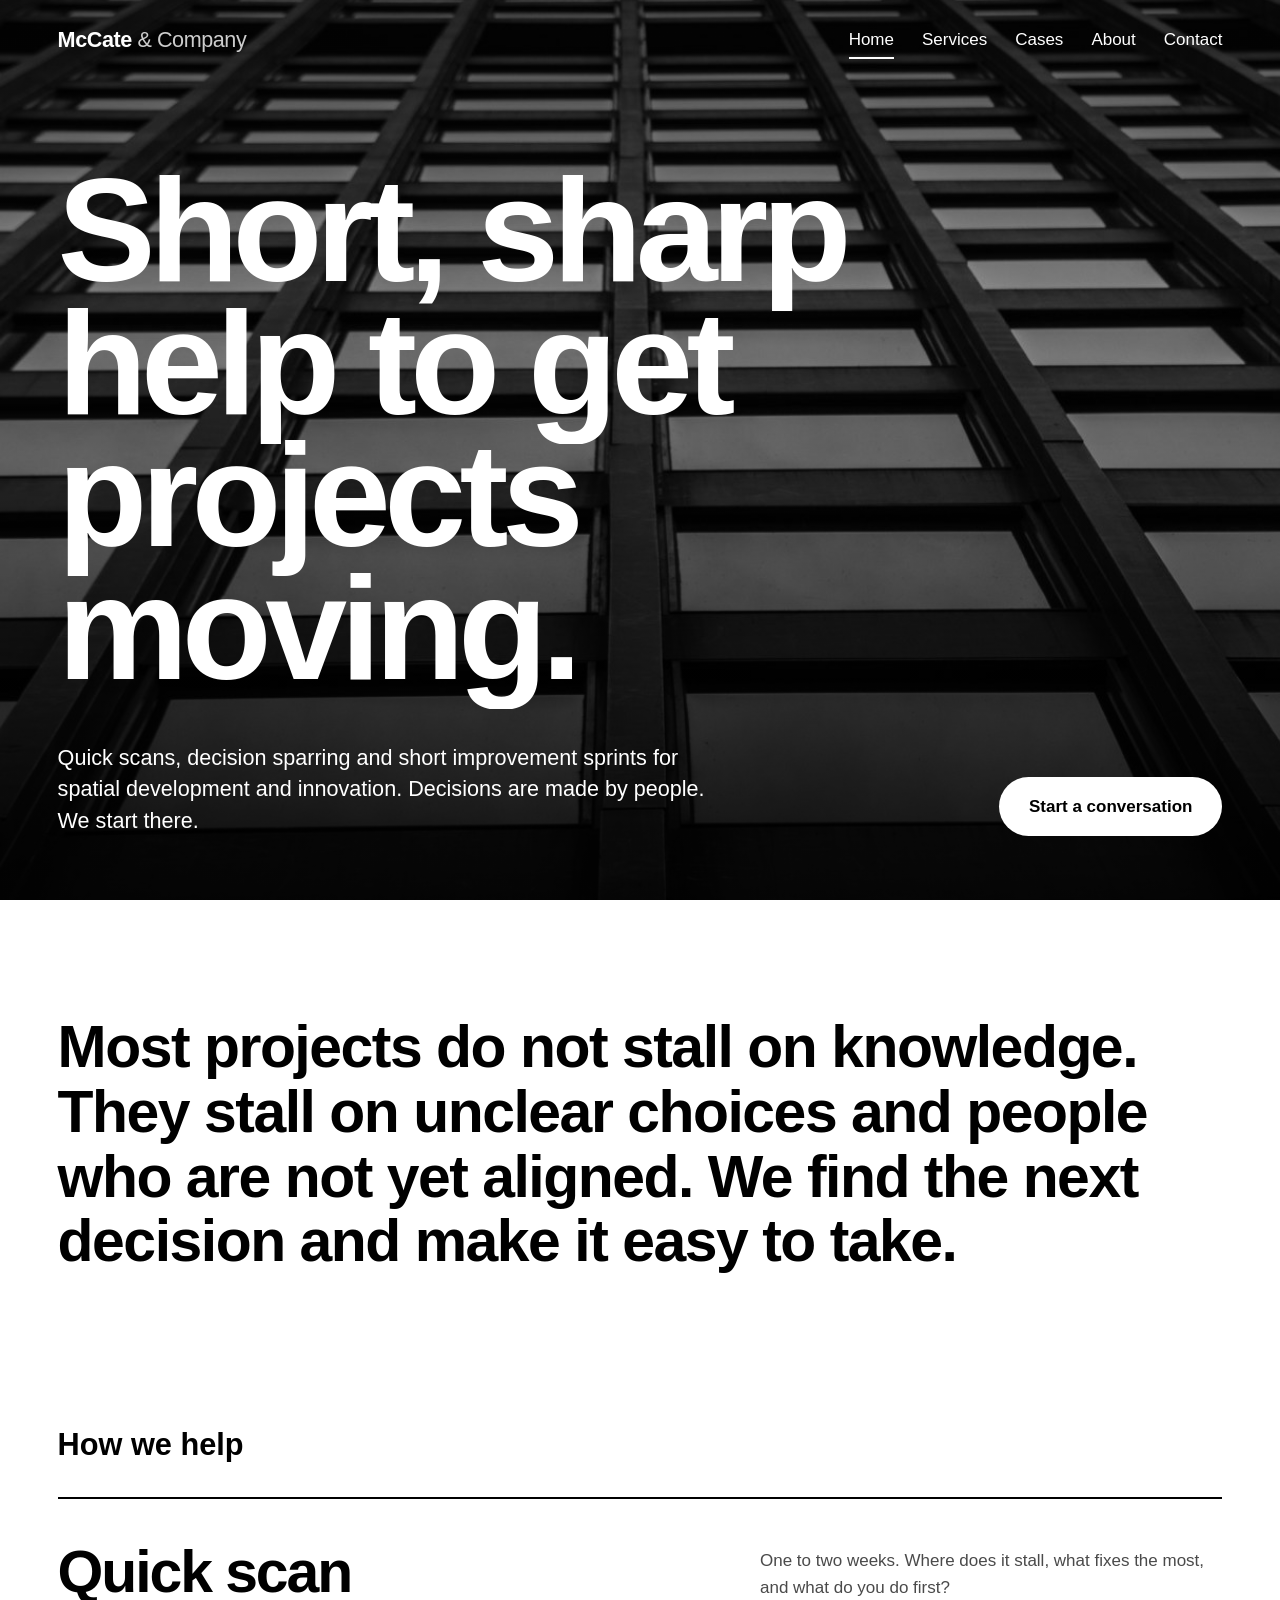
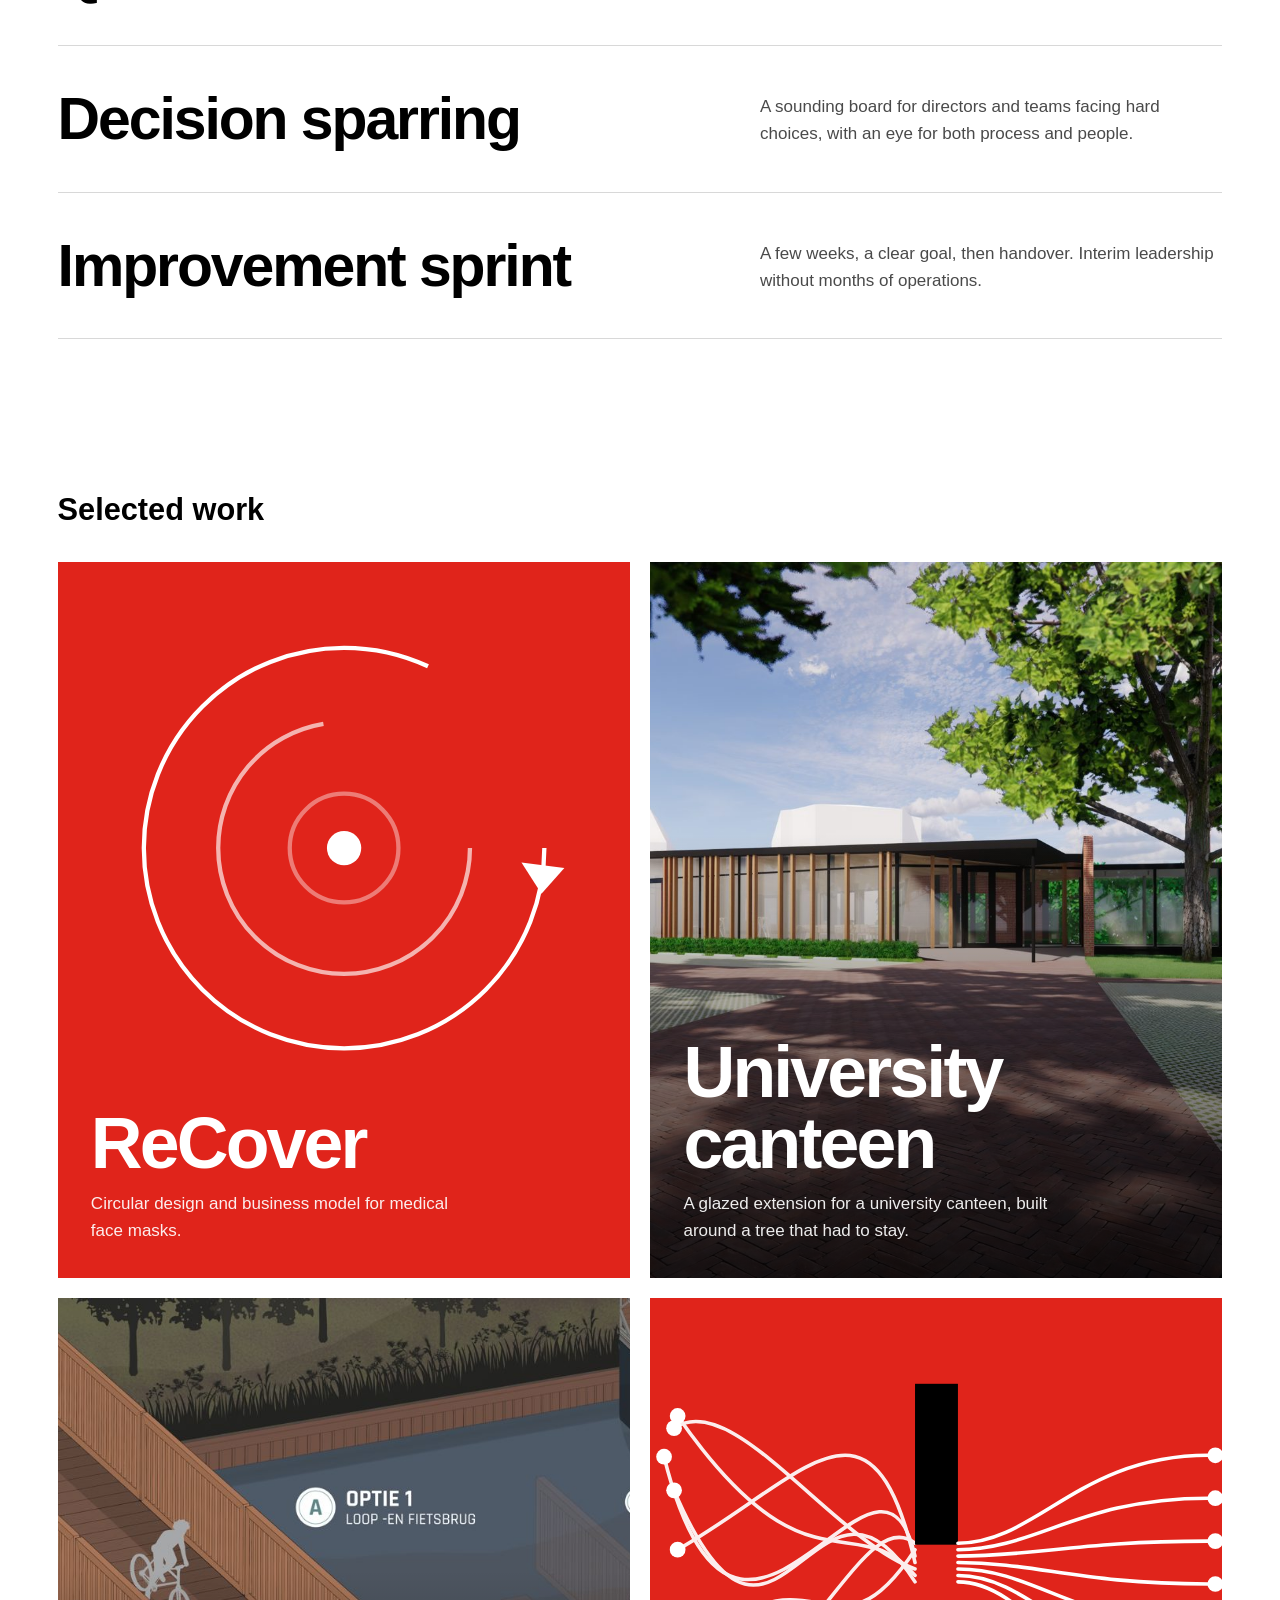
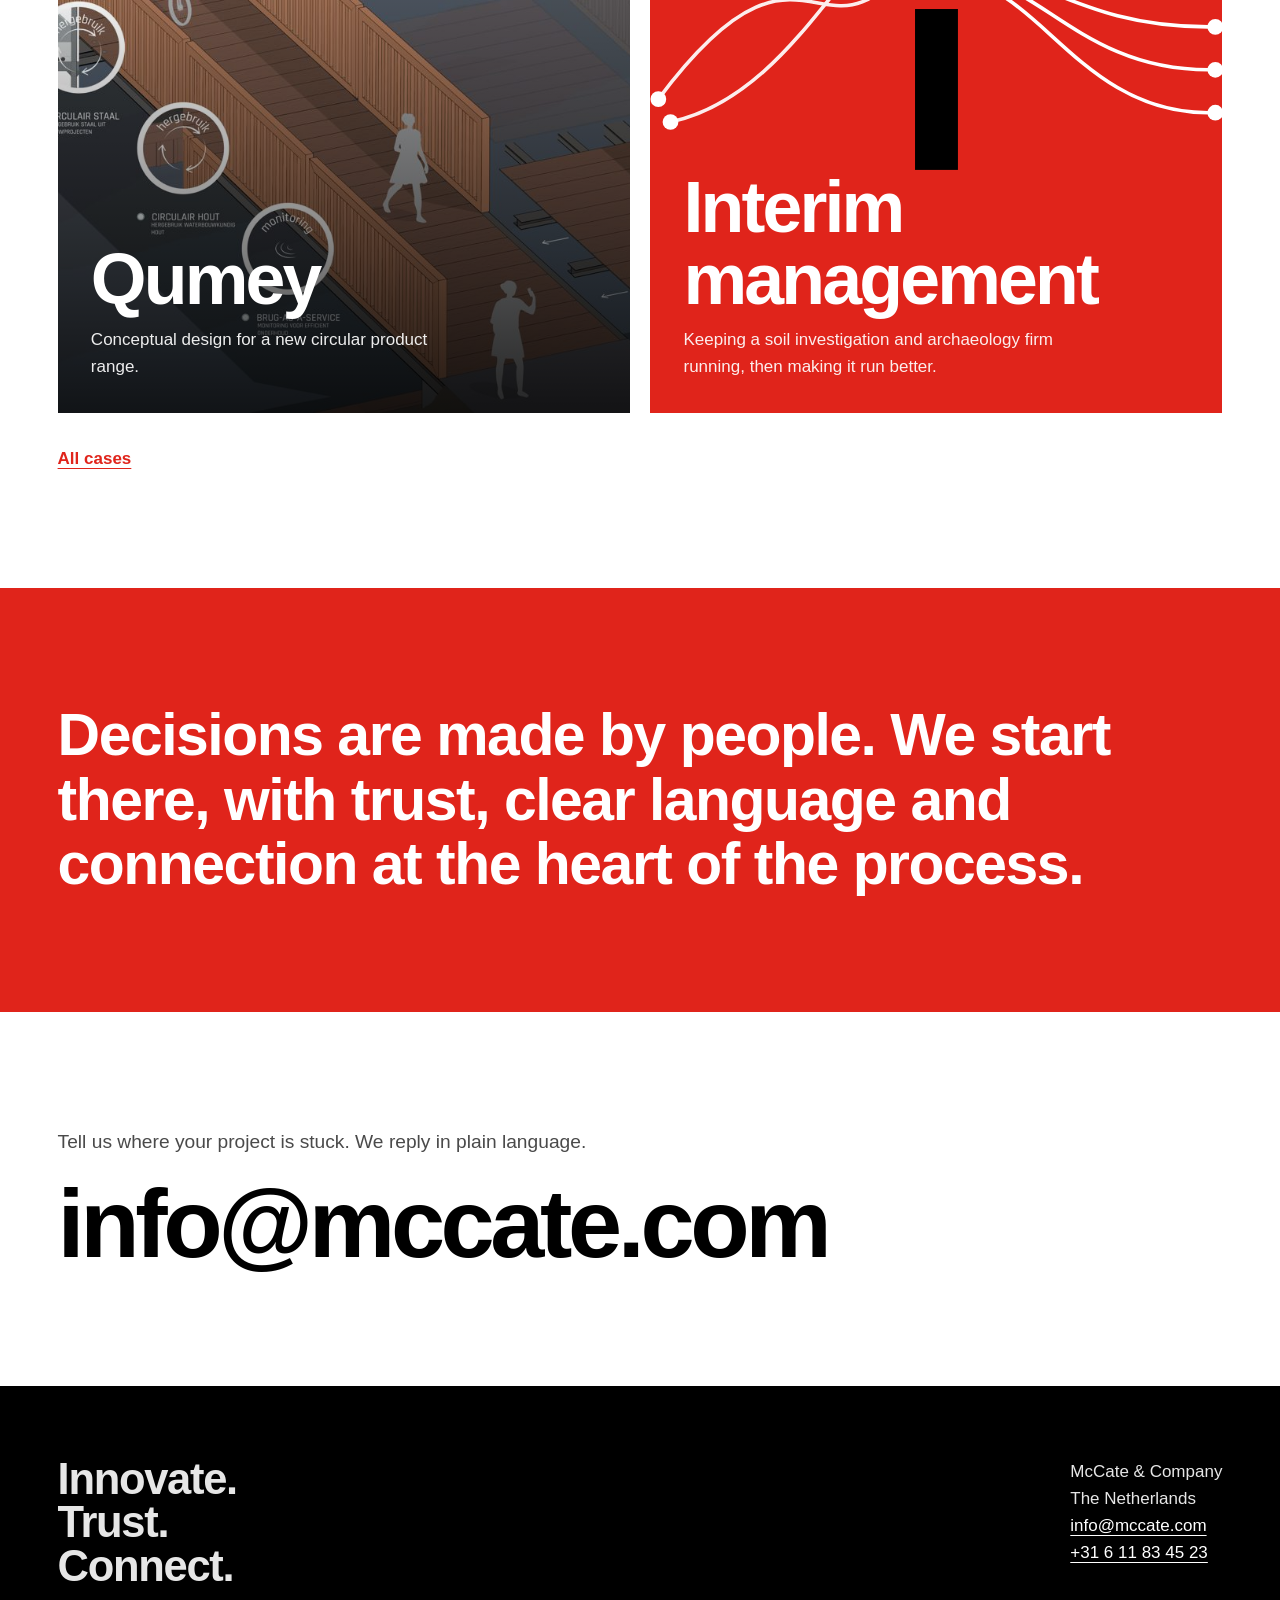
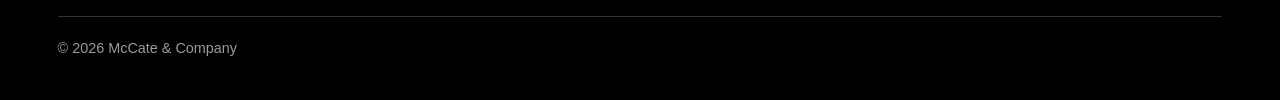
<file: dist-preview/index.html>
<!doctype html>
<html lang="en">
<head>
  <meta charset="utf-8">
  <meta name="viewport" content="width=device-width, initial-scale=1">
  <title>Short, Sharp Help for Complex Projects | McCate &amp; Company</title>
  <meta name="description" content="Quick scans, decision sparring and short improvement sprints for spatial development and innovation projects. People at the center. Netherlands and Sweden.">
  <link rel="canonical" href="https://www.mccate.com/">
  <link rel="alternate" hreflang="en" href="https://www.mccate.com/">
  <link rel="alternate" hreflang="x-default" href="https://www.mccate.com/">
  <meta property="og:type" content="website">
  <meta property="og:site_name" content="McCate &amp; Company">
  <meta property="og:title" content="Short, Sharp Help for Complex Projects | McCate &amp; Company">
  <meta property="og:description" content="Quick scans, decision sparring and short improvement sprints for spatial development and innovation projects. People at the center. Netherlands and Sweden.">
  <meta property="og:url" content="https://www.mccate.com/">
  <meta name="twitter:card" content="summary_large_image">
  <link rel="stylesheet" href="style.css">
  <script type="application/ld+json">{"@context":"https://schema.org","@type":"ProfessionalService","name":"McCate & Company","url":"https://www.mccate.com/","description":"Quick scans, decision sparring and short improvement sprints for spatial development and innovation projects. People at the center. Netherlands and Sweden.","founder":{"@type":"Person","name":"Friso Kater"},"areaServed":["NL","SE"],"telephone":"+31611834523","email":"info@mccate.com"}</script>
</head>
<body>
  <a class="skip" href="#main">Skip to content</a>
  <header class="hdr">
    <div class="wrap">
      <a class="brand" href="index.html">McCate <span>&amp; Company</span></a>
      <nav class="nav" aria-label="Main">
        <a href="index.html" aria-current="page">Home</a>
        <a href="services/index.html">Services</a>
        <a href="cases/index.html">Cases</a>
        <a href="about/index.html">About</a>
        <a href="contact/index.html">Contact</a>
        
      </nav>
    </div>
  </header>

  <main id="main">
    <div class="cover">
      <img src="images/7bf13e1e5ae245c4bd6f133e99ca826f.jpg" alt="" fetchpriority="high">
      <div class="wrap">
        <h1>
          <span class="line"><span style="--i:0">Short, sharp</span></span>
          <span class="line"><span style="--i:1">help to get</span></span>
          <span class="line"><span style="--i:2">projects</span></span>
          <span class="line"><span style="--i:3">moving.</span></span>
        </h1>
        <div class="cover-foot">
          <p>Quick scans, decision sparring and short improvement sprints for spatial development and innovation. Decisions are made by people. We start there.</p>
          <a class="btn" href="contact/index.html">Start a conversation</a>
        </div>
      </div>
    </div>

    <section>
      <div class="wrap">
        <p class="statement">Most projects do not stall on knowledge. They stall on unclear choices and people who are not yet aligned. We find the next decision and make it easy to take.</p>
      </div>
    </section>

    <section style="padding-top:0">
      <div class="wrap">
        <p class="kicker">How we help</p>
        <div class="index">
          <a class="index-row" href="services/index.html#quick-scan">
            <h3>Quick scan</h3>
            <p>One to two weeks. Where does it stall, what fixes the most, and what do you do first?</p>
          </a>
          <a class="index-row" href="services/index.html#sparring">
            <h3>Decision sparring</h3>
            <p>A sounding board for directors and teams facing hard choices, with an eye for both process and people.</p>
          </a>
          <a class="index-row" href="services/index.html#sprint">
            <h3>Improvement sprint</h3>
            <p>A few weeks, a clear goal, then handover. Interim leadership without months of operations.</p>
          </a>
        </div>
      </div>
    </section>

    <section style="padding-top:0">
      <div class="wrap">
        <p class="kicker">Selected work</p>
        <div class="tiles">
          <a class="tile" href="cases/index.html#recover" style="background:#e0241b">
            <svg viewBox="0 0 400 500" preserveAspectRatio="xMidYMid slice" aria-hidden="true"><g fill="none" stroke="#fff" stroke-width="3"><circle cx="200" cy="200" r="140" stroke-dasharray="720 160"/><circle cx="200" cy="200" r="88" stroke-dasharray="400 153" stroke-opacity=".65"/><circle cx="200" cy="200" r="38" stroke-opacity=".4"/></g><circle cx="200" cy="200" r="12" fill="#fff"/><path d="M338 232 l-14 -22 l30 4z" fill="#fff"/></svg>
            <div class="cap">
              <h3>ReCover</h3>
              <p>Circular design and business model for medical face masks.</p>
            </div>
          </a>
          <a class="tile" href="cases/index.html#canteen" style="background:#000">
            <img src="images/tua-exterior.jpg" alt="Render of the glazed extension at Theologische Universiteit Apeldoorn, with timber fins and a brick chimney" loading="lazy">
            <div class="cap">
              <h3>University canteen</h3>
              <p>A glazed extension for a university canteen, built around a tree that had to stay.</p>
            </div>
          </a>
          <a class="tile" href="cases/index.html#qumey" style="background:#000">
            <img src="images/9c3ad9e4557b4f0d99b94f5e44e3a3c6.jpg" alt="3D artist impression of Qumey's circular product range" loading="lazy">
            <div class="cap">
              <h3>Qumey</h3>
              <p>Conceptual design for a new circular product range.</p>
            </div>
          </a>
          <a class="tile" href="cases/index.html#earth" style="background:#e0241b">
            <img src="images/interim-management.svg" alt="Illustration: tangled lines pass through a gate and come out as clean parallel lines" loading="lazy">
            <div class="cap">
              <h3>Interim management</h3>
              <p>Keeping a soil investigation and archaeology firm running, then making it run better.</p>
            </div>
          </a>
        </div>
        <p class="more"><a href="cases/index.html">All cases</a></p>
      </div>
    </section>

    <section class="mission">
      <div class="wrap">
        <p class="statement">Decisions are made by people. We start there, with trust, clear language and connection at the heart of the process.</p>
      </div>
    </section>

    <section>
      <div class="wrap">
        <p class="cta-sub">Tell us where your project is stuck. We reply in plain language.</p>
        <a class="cta-line" href="mailto:info@mccate.com">info@mccate.com</a>
      </div>
    </section>
  </main>

  <footer class="site-footer">
    <div class="wrap">
      <p class="tagline">Innovate.<br>Trust.<br>Connect.</p>
      <p>McCate &amp; Company<br>The Netherlands<br><a href="mailto:info@mccate.com">info@mccate.com</a><br><a href="tel:+31611834523">+31 6 11 83 45 23</a></p>
      <p class="fine">&copy; 2026 McCate &amp; Company</p>
    </div>
  </footer>
</body>
</html>
</file>
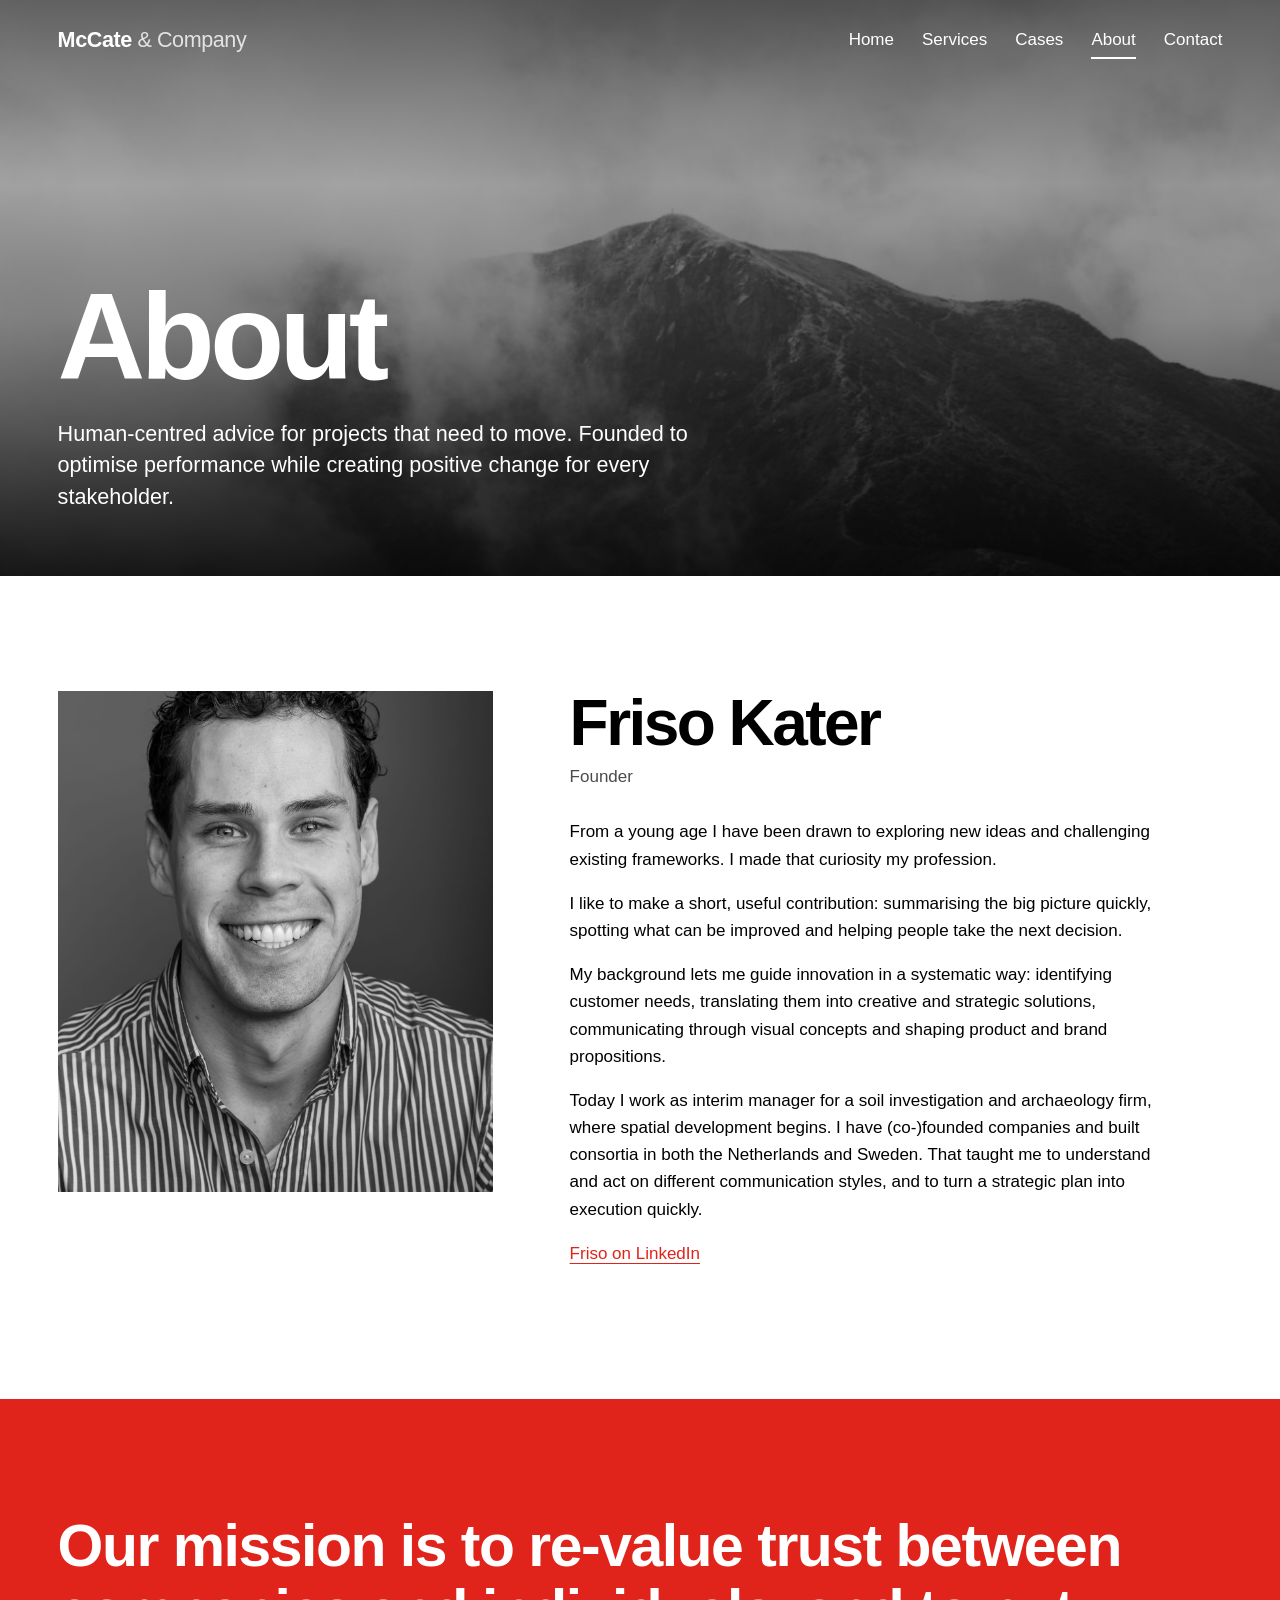
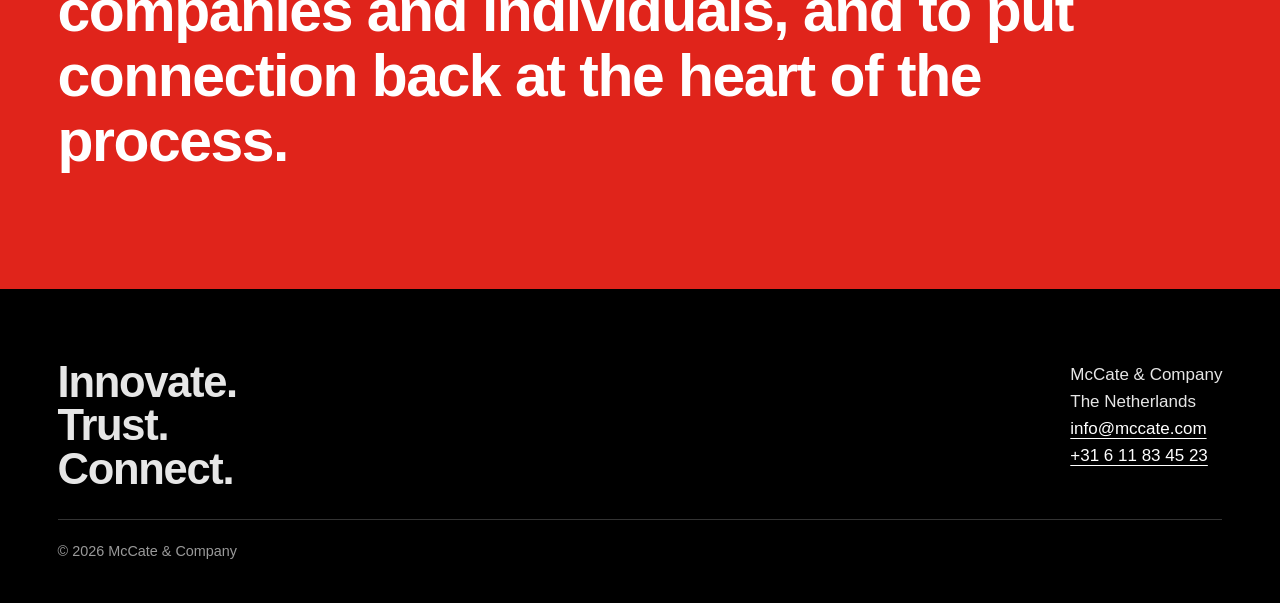
<file: dist-preview/about/index.html>
<!doctype html>
<html lang="en">
<head>
  <meta charset="utf-8">
  <meta name="viewport" content="width=device-width, initial-scale=1">
  <title>About Friso Kater | McCate &amp; Company</title>
  <meta name="description" content="Friso Kater helps complex projects move with short, focused contributions and a people-first approach, in the Netherlands and Sweden.">
  <link rel="canonical" href="https://www.mccate.com/about/">
  <link rel="alternate" hreflang="en" href="https://www.mccate.com/about/">
  <link rel="alternate" hreflang="x-default" href="https://www.mccate.com/about/">
  <meta property="og:type" content="website">
  <meta property="og:site_name" content="McCate &amp; Company">
  <meta property="og:title" content="About Friso Kater | McCate &amp; Company">
  <meta property="og:description" content="Friso Kater helps complex projects move with short, focused contributions and a people-first approach, in the Netherlands and Sweden.">
  <meta property="og:url" content="https://www.mccate.com/about/">
  <meta name="twitter:card" content="summary_large_image">
  <link rel="stylesheet" href="../style.css">
</head>
<body>
  <a class="skip" href="#main">Skip to content</a>
  <header class="hdr">
    <div class="wrap">
      <a class="brand" href="../index.html">McCate <span>&amp; Company</span></a>
      <nav class="nav" aria-label="Main">
        <a href="../index.html">Home</a>
        <a href="../services/index.html">Services</a>
        <a href="../cases/index.html">Cases</a>
        <a href="../about/index.html" aria-current="page">About</a>
        <a href="../contact/index.html">Contact</a>
        
      </nav>
    </div>
  </header>

  <main id="main">
    <div class="band">
      <img src="../images/733fa0ef90c94d70a1a9e25314172fde.jpg" alt="">
      <div class="wrap">
        <h1><span class="line"><span style="--i:0">About</span></span></h1>
        <p class="sub">Human-centred advice for projects that need to move. Founded to optimise performance while creating positive change for every stakeholder.</p>
      </div>
    </div>

    <section>
      <div class="wrap profile">
        <div class="portrait"><img src="../images/ac34cb15b02a42f9a63e840f7a4ec6f5.jpg" alt="Portrait of Friso Kater, founder of McCate &amp; Company" loading="lazy"></div>
        <div>
          <h2>Friso Kater</h2>
          <p class="role">Founder</p>
<p>From a young age I have been drawn to exploring new ideas and challenging existing frameworks. I made that curiosity my profession.</p>
<p>I like to make a short, useful contribution: summarising the big picture quickly, spotting what can be improved and helping people take the next decision.</p>
<p>My background lets me guide innovation in a systematic way: identifying customer needs, translating them into creative and strategic solutions, communicating through visual concepts and shaping product and brand propositions.</p>
<p>Today I work as interim manager for a soil investigation and archaeology firm, where spatial development begins. I have (co-)founded companies and built consortia in both the Netherlands and Sweden. That taught me to understand and act on different communication styles, and to turn a strategic plan into execution quickly.</p>
          <p><a href="https://www.linkedin.com/in/friso-kater-0a3985193/" rel="noopener">Friso on LinkedIn</a></p>
        </div>
      </div>
    </section>

    <section class="mission">
      <div class="wrap">
        <p class="statement">Our mission is to re-value trust between companies and individuals, and to put connection back at the heart of the process.</p>
      </div>
    </section>
  </main>

  <footer class="site-footer">
    <div class="wrap">
      <p class="tagline">Innovate.<br>Trust.<br>Connect.</p>
      <p>McCate &amp; Company<br>The Netherlands<br><a href="mailto:info@mccate.com">info@mccate.com</a><br><a href="tel:+31611834523">+31 6 11 83 45 23</a></p>
      <p class="fine">&copy; 2026 McCate &amp; Company</p>
    </div>
  </footer>
</body>
</html>
</file>
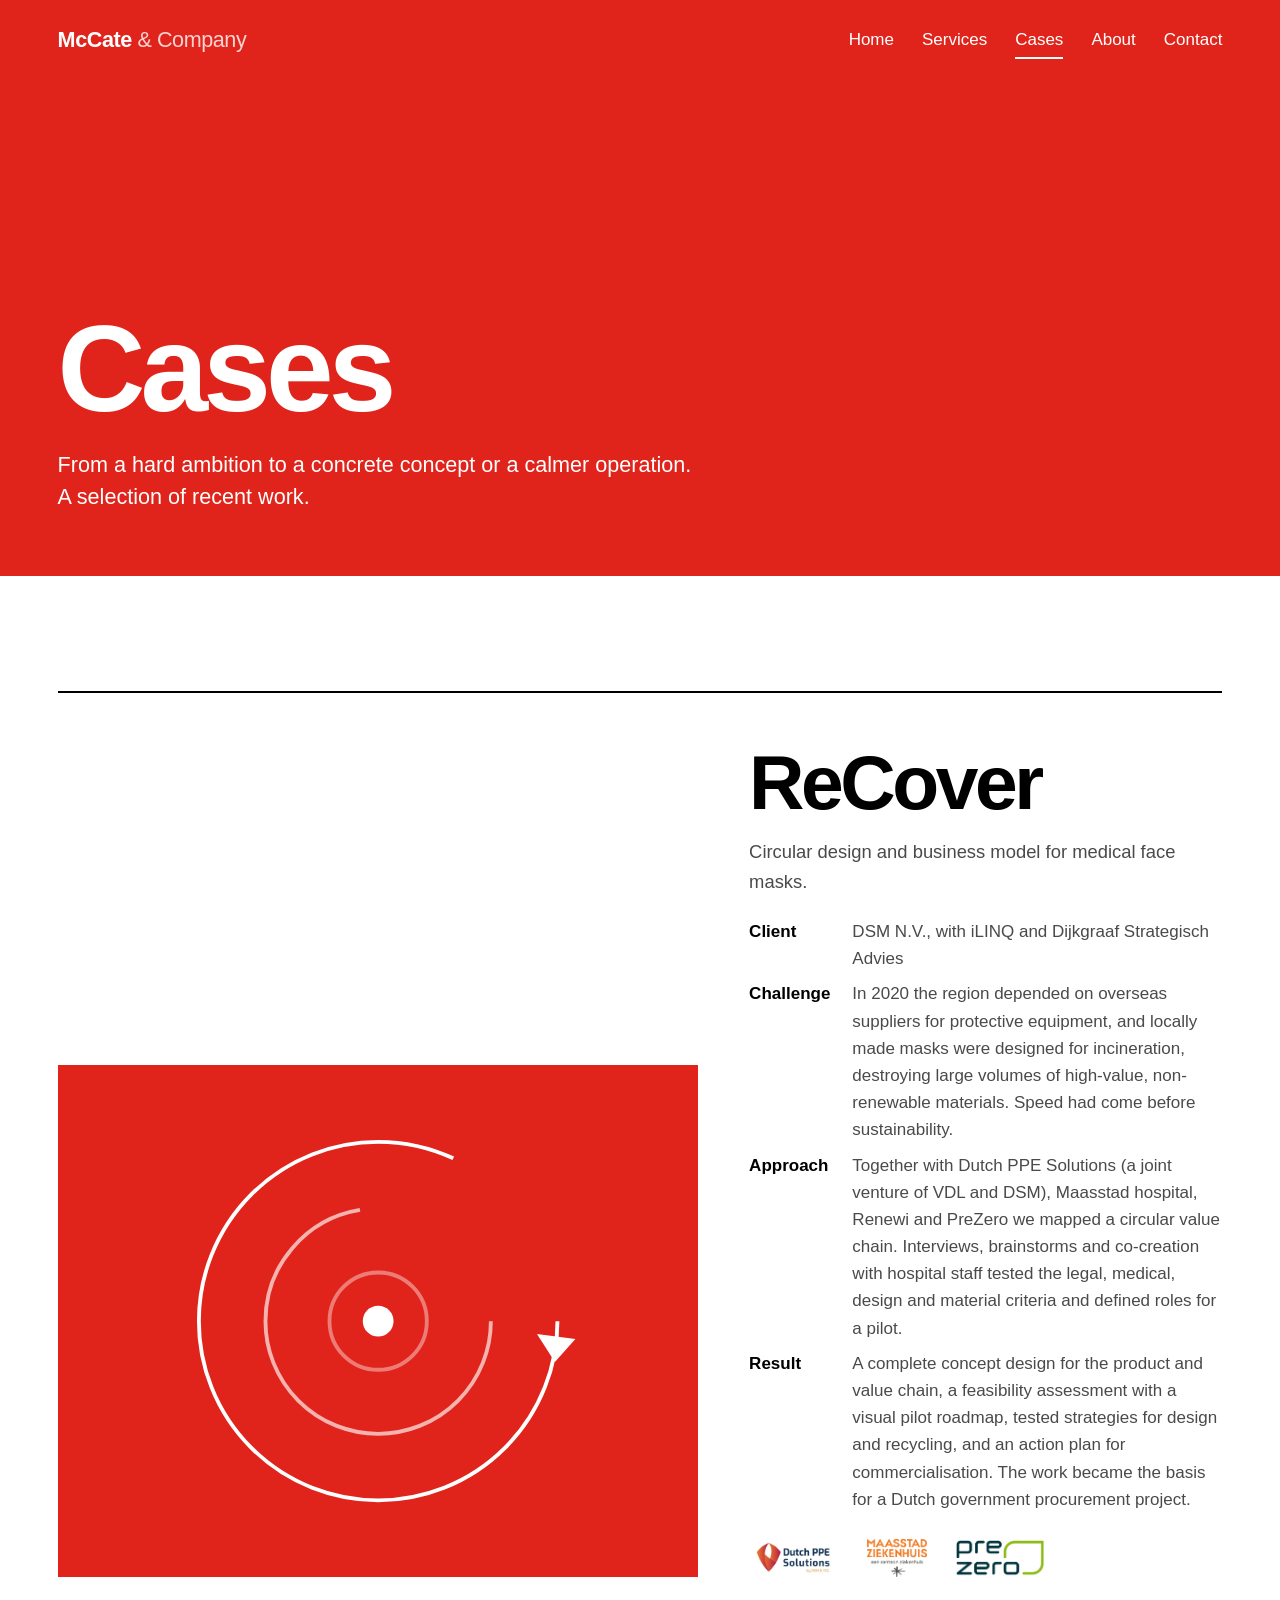
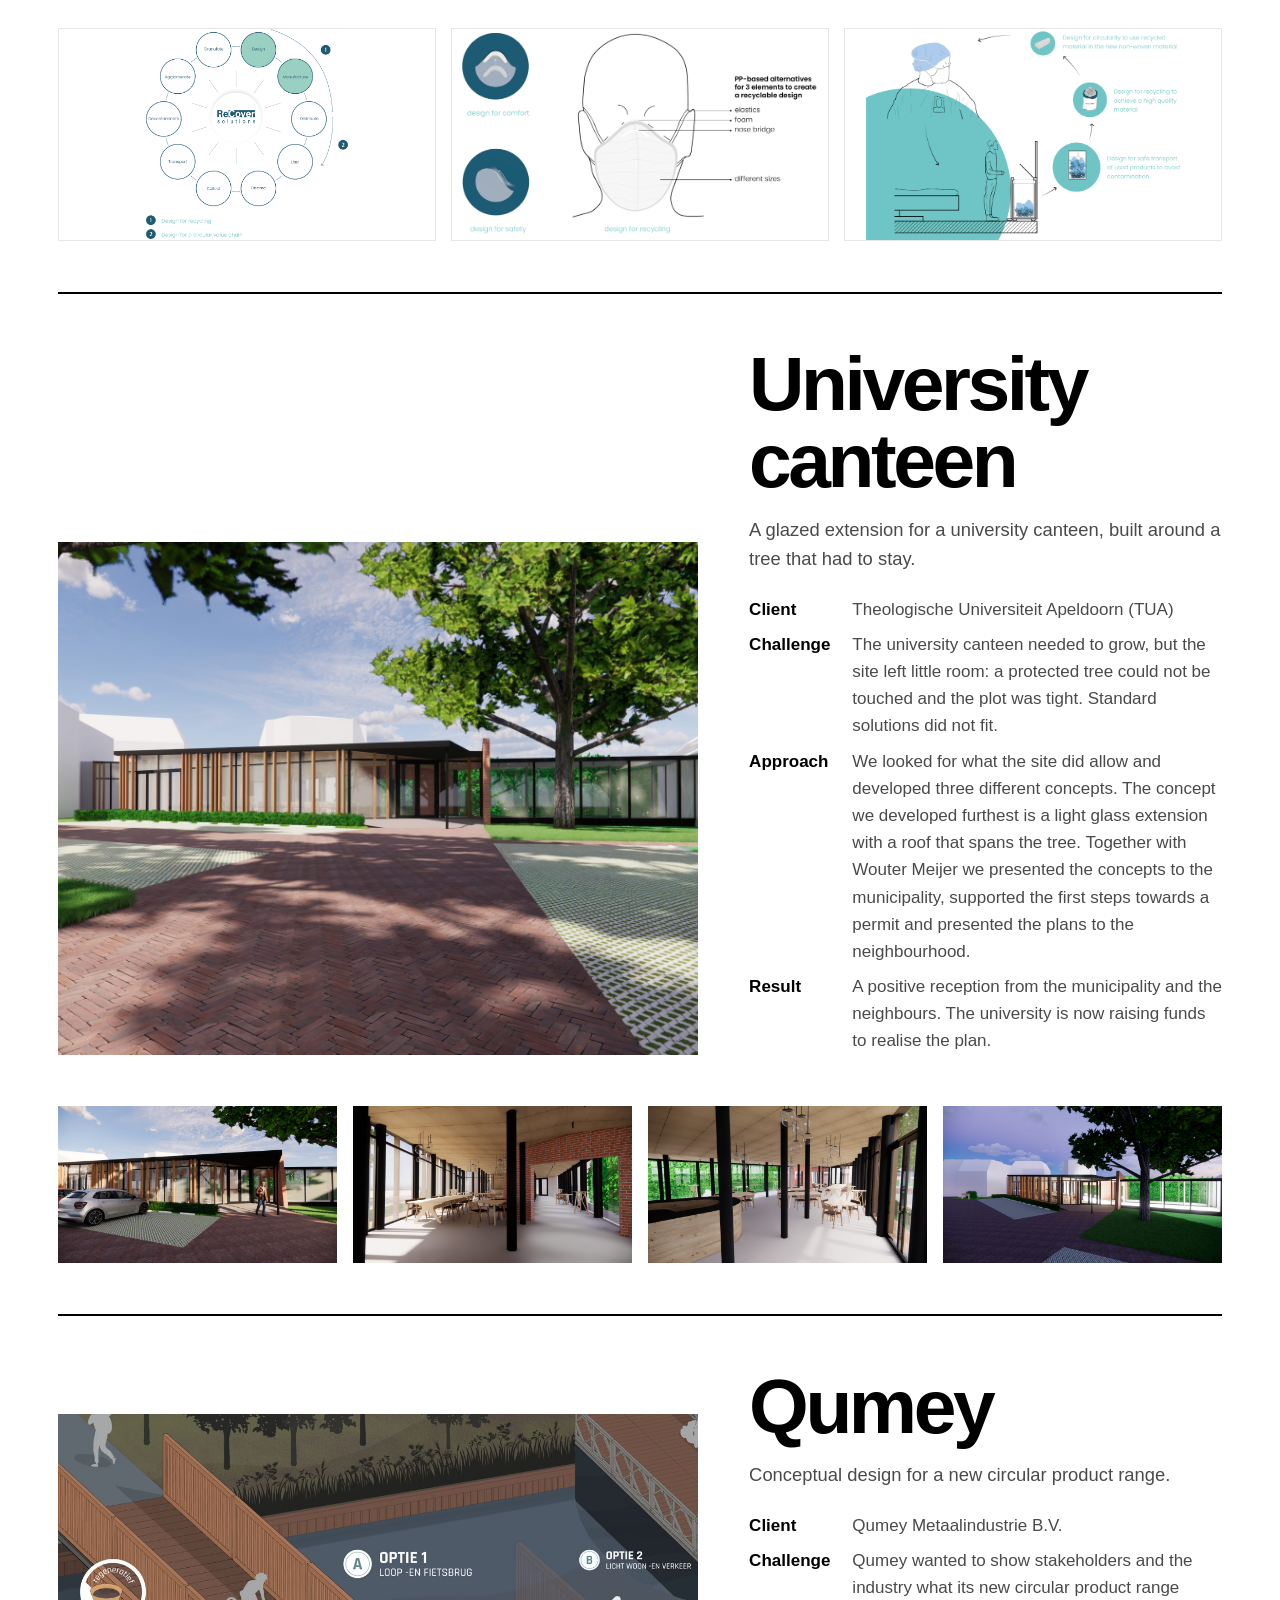
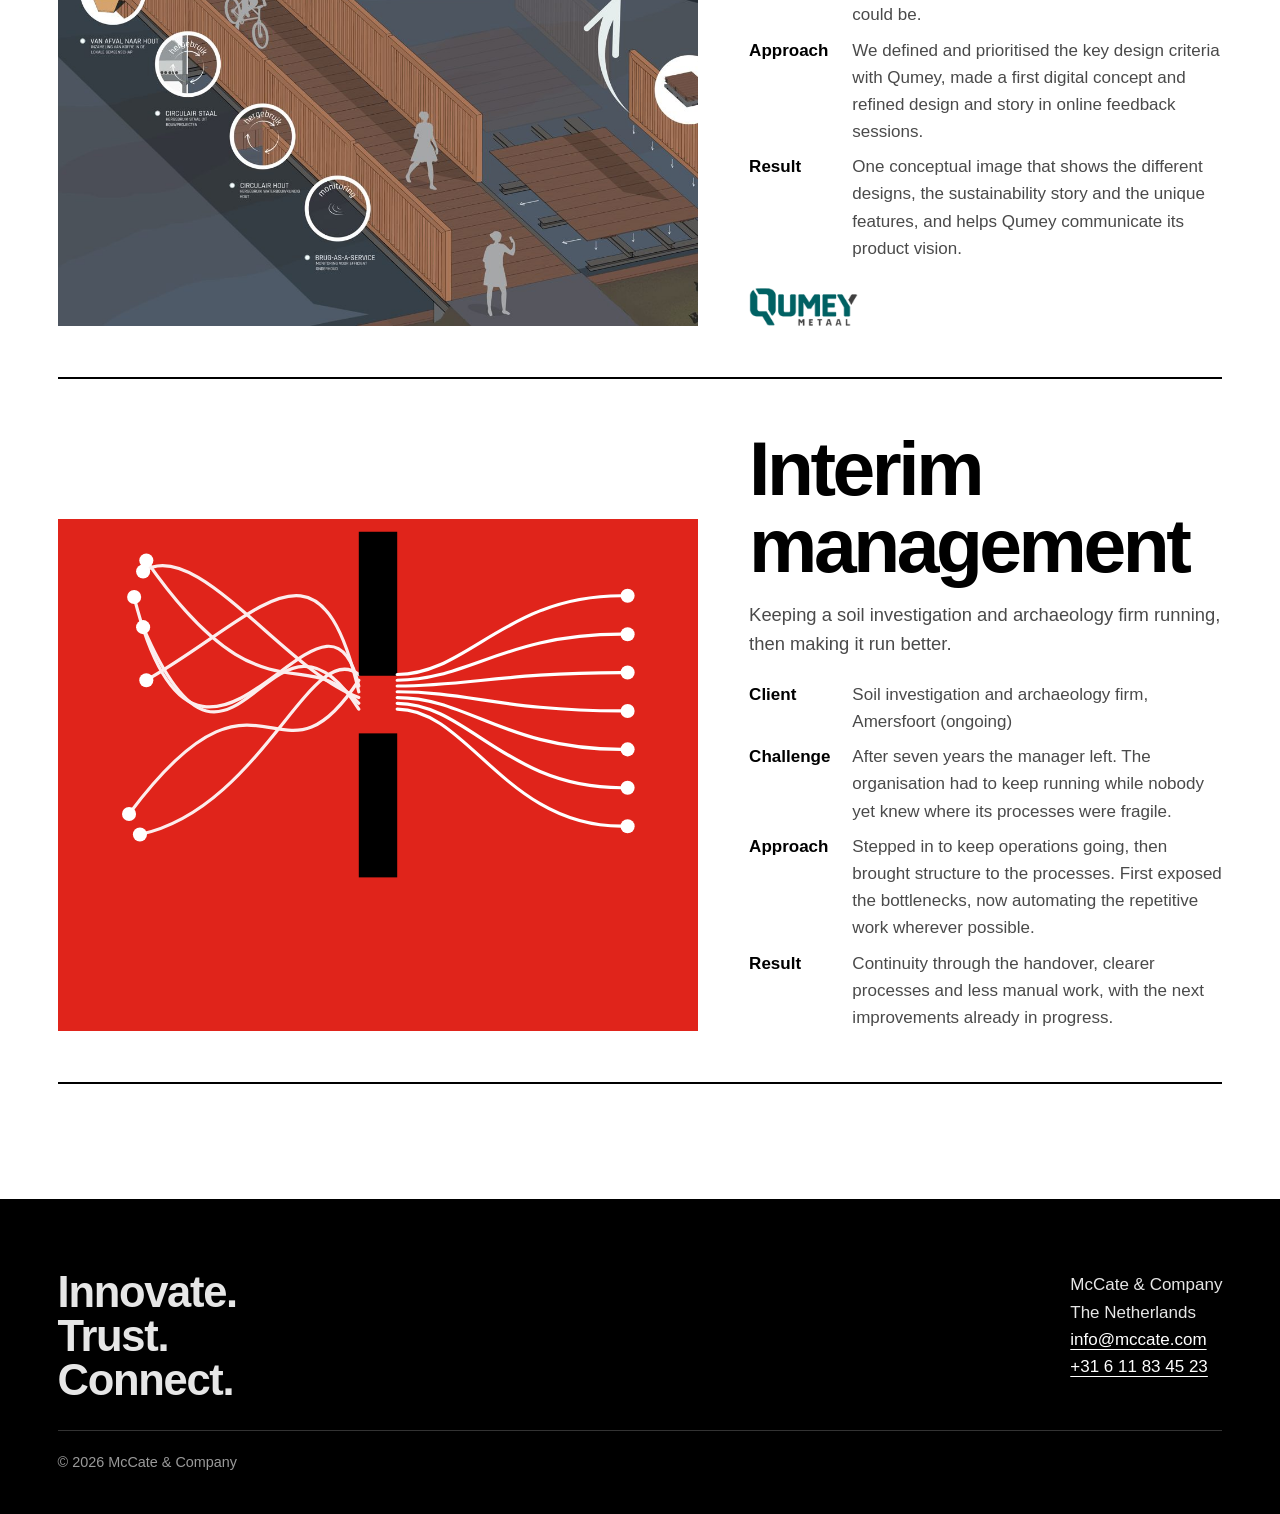
<file: dist-preview/cases/index.html>
<!doctype html>
<html lang="en">
<head>
  <meta charset="utf-8">
  <meta name="viewport" content="width=device-width, initial-scale=1">
  <title>Cases: ReCover, TUA Apeldoorn, Qumey, EARTH | McCate</title>
  <meta name="description" content="Selected work: a circular model for medical face masks, expansion concepts for a university canteen in Apeldoorn, a circular product concept and interim management for a soil and archaeology firm.">
  <link rel="canonical" href="https://www.mccate.com/cases/">
  <link rel="alternate" hreflang="en" href="https://www.mccate.com/cases/">
  <link rel="alternate" hreflang="x-default" href="https://www.mccate.com/cases/">
  <meta property="og:type" content="website">
  <meta property="og:site_name" content="McCate &amp; Company">
  <meta property="og:title" content="Cases: ReCover, TUA Apeldoorn, Qumey, EARTH | McCate">
  <meta property="og:description" content="Selected work: a circular model for medical face masks, expansion concepts for a university canteen in Apeldoorn, a circular product concept and interim management for a soil and archaeology firm.">
  <meta property="og:url" content="https://www.mccate.com/cases/">
  <meta name="twitter:card" content="summary_large_image">
  <link rel="stylesheet" href="../style.css">
</head>
<body>
  <a class="skip" href="#main">Skip to content</a>
  <header class="hdr">
    <div class="wrap">
      <a class="brand" href="../index.html">McCate <span>&amp; Company</span></a>
      <nav class="nav" aria-label="Main">
        <a href="../index.html">Home</a>
        <a href="../services/index.html">Services</a>
        <a href="../cases/index.html" aria-current="page">Cases</a>
        <a href="../about/index.html">About</a>
        <a href="../contact/index.html">Contact</a>
        
      </nav>
    </div>
  </header>

  <main id="main">
    <div class="band">
      <div class="wrap">
        <h1><span class="line"><span style="--i:0">Cases</span></span></h1>
        <p class="sub">From a hard ambition to a concrete concept or a calmer operation. A selection of recent work.</p>
      </div>
    </div>

    <section>
      <div class="wrap">
        <article class="case-big" id="recover">
          <div class="art" style="background:#e0241b"><svg viewBox="0 0 500 400" preserveAspectRatio="xMidYMid slice" aria-hidden="true"><g fill="none" stroke="#fff" stroke-width="3"><circle cx="250" cy="200" r="140" stroke-dasharray="720 160"/><circle cx="250" cy="200" r="88" stroke-dasharray="400 153" stroke-opacity=".65"/><circle cx="250" cy="200" r="38" stroke-opacity=".4"/></g><circle cx="250" cy="200" r="12" fill="#fff"/><path d="M388 232 l-14 -22 l30 4z" fill="#fff"/></svg></div>
          <div>
            <h2>ReCover</h2>
            <p>Circular design and business model for medical face masks.</p>
            <dl>
              <dt>Client</dt><dd>DSM N.V., with iLINQ and Dijkgraaf Strategisch Advies</dd>
              <dt>Challenge</dt><dd>In 2020 the region depended on overseas suppliers for protective equipment, and locally made masks were designed for incineration, destroying large volumes of high-value, non-renewable materials. Speed had come before sustainability.</dd>
              <dt>Approach</dt><dd>Together with Dutch PPE Solutions (a joint venture of VDL and DSM), Maasstad hospital, Renewi and PreZero we mapped a circular value chain. Interviews, brainstorms and co-creation with hospital staff tested the legal, medical, design and material criteria and defined roles for a pilot.</dd>
              <dt>Result</dt><dd>A complete concept design for the product and value chain, a feasibility assessment with a visual pilot roadmap, tested strategies for design and recycling, and an action plan for commercialisation. The work became the basis for a Dutch government procurement project.</dd>
            </dl>
            <div class="logos"><img src="../images/logo-dutch-ppe.jpg" alt="Dutch PPE Solutions" loading="lazy"><img src="../images/logo-maasstad.png" alt="Maasstad Ziekenhuis" loading="lazy"><img src="../images/logo-prezero.png" alt="PreZero" loading="lazy"></div>
          </div>
          <div class="gallery contain">
            <img src="../images/recover-value-chain.png" alt="The circular value chain for medical face masks" loading="lazy">
            <img src="../images/recover-mask-design.png" alt="Design for comfort, safety and recycling" loading="lazy">
            <img src="../images/recover-hospital-flow.png" alt="Collecting used products safely in the hospital" loading="lazy">
          </div>
        </article>
        <article class="case-big" id="canteen">
          <div class="art" style="background:#000"><img src="../images/tua-exterior.jpg" alt="Render of the glazed extension at Theologische Universiteit Apeldoorn, with timber fins and a brick chimney" loading="lazy"></div>
          <div>
            <h2>University canteen</h2>
            <p>A glazed extension for a university canteen, built around a tree that had to stay.</p>
            <dl>
              <dt>Client</dt><dd>Theologische Universiteit Apeldoorn (TUA)</dd>
              <dt>Challenge</dt><dd>The university canteen needed to grow, but the site left little room: a protected tree could not be touched and the plot was tight. Standard solutions did not fit.</dd>
              <dt>Approach</dt><dd>We looked for what the site did allow and developed three different concepts. The concept we developed furthest is a light glass extension with a roof that spans the tree. Together with Wouter Meijer we presented the concepts to the municipality, supported the first steps towards a permit and presented the plans to the neighbourhood.</dd>
              <dt>Result</dt><dd>A positive reception from the municipality and the neighbours. The university is now raising funds to realise the plan.</dd>
            </dl>
          </div>
          <div class="gallery">
            <img src="../images/tua-entrance.jpg" alt="Entrance of the extension" loading="lazy">
            <img src="../images/tua-interior.jpg" alt="Interior with long tables and a brick wall" loading="lazy">
            <img src="../images/tua-interior-2.jpg" alt="Interior looking towards the bar" loading="lazy">
            <img src="../images/tua-evening.jpg" alt="The extension in the evening" loading="lazy">
          </div>
        </article>
        <article class="case-big" id="qumey">
          <div class="art" style="background:#000"><img src="../images/9c3ad9e4557b4f0d99b94f5e44e3a3c6.jpg" alt="3D artist impression of Qumey's circular product range" loading="lazy"></div>
          <div>
            <h2>Qumey</h2>
            <p>Conceptual design for a new circular product range.</p>
            <dl>
              <dt>Client</dt><dd>Qumey Metaalindustrie B.V.</dd>
              <dt>Challenge</dt><dd>Qumey wanted to show stakeholders and the industry what its new circular product range could be.</dd>
              <dt>Approach</dt><dd>We defined and prioritised the key design criteria with Qumey, made a first digital concept and refined design and story in online feedback sessions.</dd>
              <dt>Result</dt><dd>One conceptual image that shows the different designs, the sustainability story and the unique features, and helps Qumey communicate its product vision.</dd>
            </dl>
            <div class="logos"><img src="../images/logo-qumey.png" alt="Qumey Metaal" loading="lazy"></div>
          </div>
        </article>
        <article class="case-big" id="earth" style="border-bottom:2px solid var(--ink)">
          <div class="art" style="background:#e0241b"><img src="../images/interim-management.svg" alt="Illustration: tangled lines pass through a gate and come out as clean parallel lines" loading="lazy"></div>
          <div>
            <h2>Interim management</h2>
            <p>Keeping a soil investigation and archaeology firm running, then making it run better.</p>
            <dl>
              <dt>Client</dt><dd>Soil investigation and archaeology firm, Amersfoort (ongoing)</dd>
              <dt>Challenge</dt><dd>After seven years the manager left. The organisation had to keep running while nobody yet knew where its processes were fragile.</dd>
              <dt>Approach</dt><dd>Stepped in to keep operations going, then brought structure to the processes. First exposed the bottlenecks, now automating the repetitive work wherever possible.</dd>
              <dt>Result</dt><dd>Continuity through the handover, clearer processes and less manual work, with the next improvements already in progress.</dd>
            </dl>
          </div>
        </article>
      </div>
    </section>
  </main>

  <footer class="site-footer">
    <div class="wrap">
      <p class="tagline">Innovate.<br>Trust.<br>Connect.</p>
      <p>McCate &amp; Company<br>The Netherlands<br><a href="mailto:info@mccate.com">info@mccate.com</a><br><a href="tel:+31611834523">+31 6 11 83 45 23</a></p>
      <p class="fine">&copy; 2026 McCate &amp; Company</p>
    </div>
  </footer>
</body>
</html>
</file>
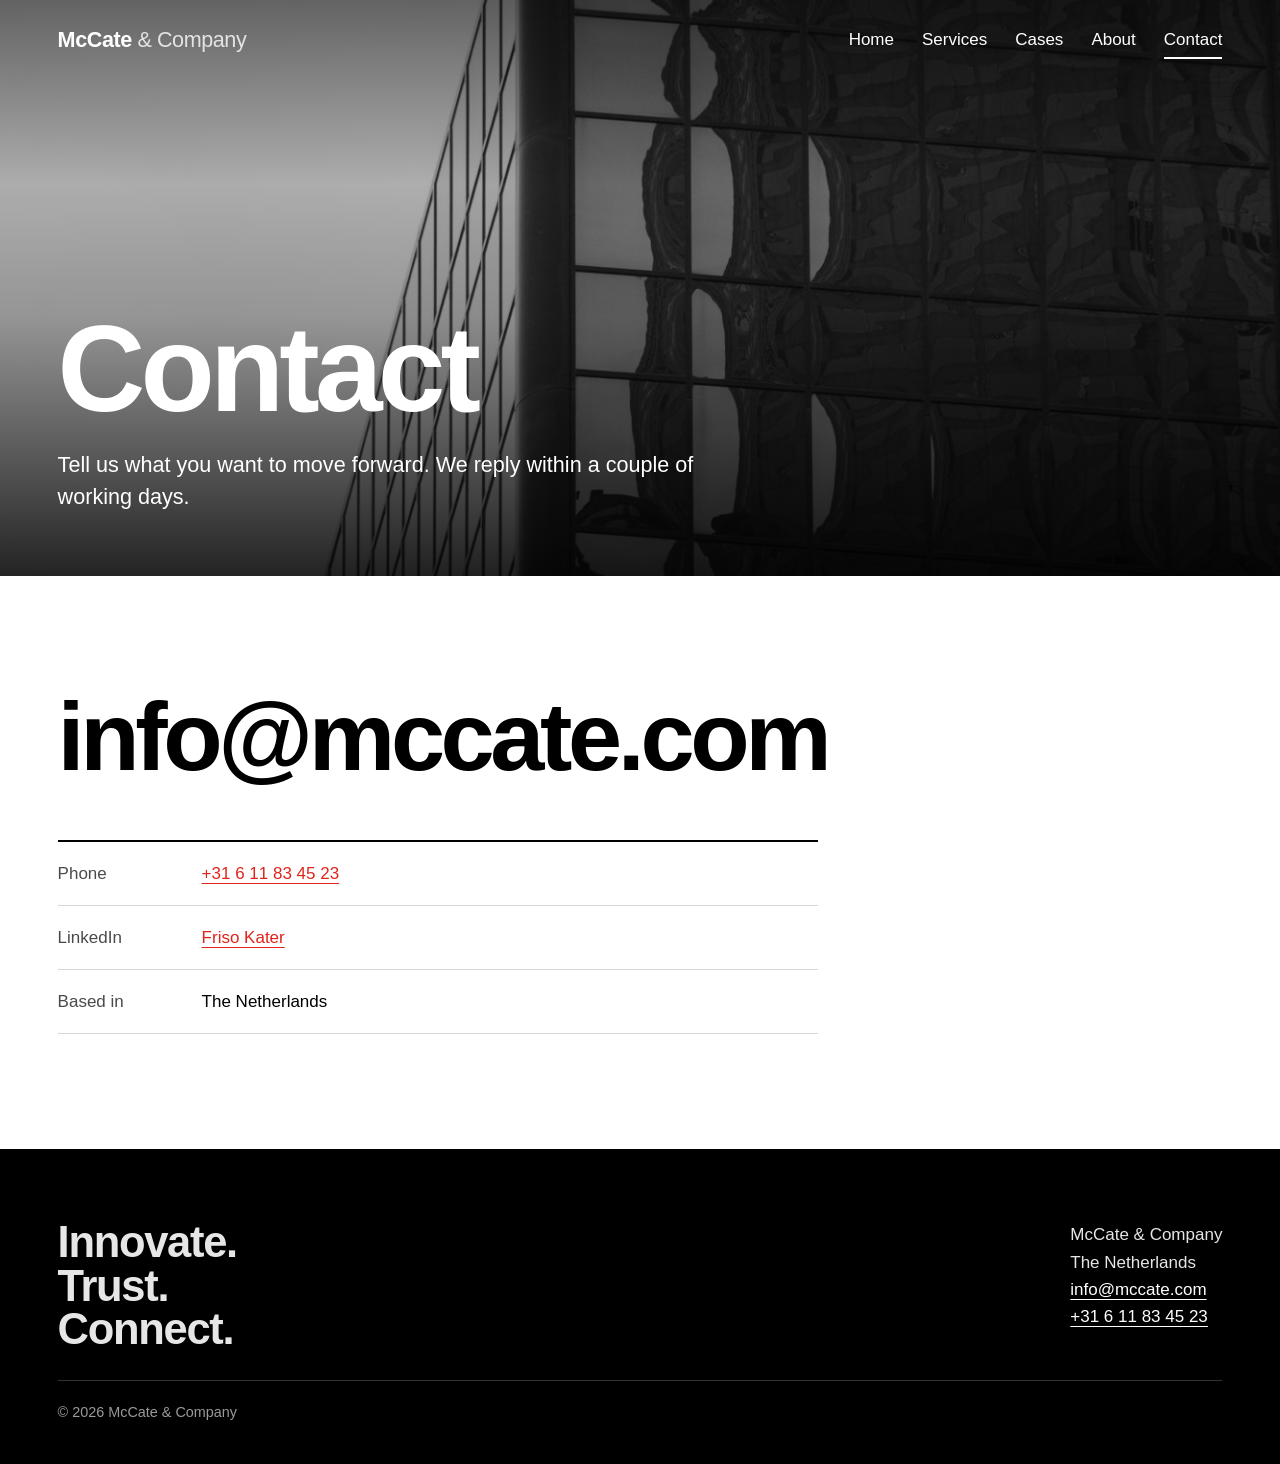
<file: dist-preview/contact/index.html>
<!doctype html>
<html lang="en">
<head>
  <meta charset="utf-8">
  <meta name="viewport" content="width=device-width, initial-scale=1">
  <title>Contact | McCate &amp; Company</title>
  <meta name="description" content="Contact McCate &amp; Company about innovation, spatial development or interim management. Based in the Netherlands, working in the Netherlands and Sweden.">
  <link rel="canonical" href="https://www.mccate.com/contact/">
  <link rel="alternate" hreflang="en" href="https://www.mccate.com/contact/">
  <link rel="alternate" hreflang="x-default" href="https://www.mccate.com/contact/">
  <meta property="og:type" content="website">
  <meta property="og:site_name" content="McCate &amp; Company">
  <meta property="og:title" content="Contact | McCate &amp; Company">
  <meta property="og:description" content="Contact McCate &amp; Company about innovation, spatial development or interim management. Based in the Netherlands, working in the Netherlands and Sweden.">
  <meta property="og:url" content="https://www.mccate.com/contact/">
  <meta name="twitter:card" content="summary_large_image">
  <link rel="stylesheet" href="../style.css">
</head>
<body>
  <a class="skip" href="#main">Skip to content</a>
  <header class="hdr">
    <div class="wrap">
      <a class="brand" href="../index.html">McCate <span>&amp; Company</span></a>
      <nav class="nav" aria-label="Main">
        <a href="../index.html">Home</a>
        <a href="../services/index.html">Services</a>
        <a href="../cases/index.html">Cases</a>
        <a href="../about/index.html">About</a>
        <a href="../contact/index.html" aria-current="page">Contact</a>
        
      </nav>
    </div>
  </header>

  <main id="main">
    <div class="band">
      <img src="../images/303029f21c8e4cecaef5e8b3a4e67dbf.jpg" alt="">
      <div class="wrap">
        <h1><span class="line"><span style="--i:0">Contact</span></span></h1>
        <p class="sub">Tell us what you want to move forward. We reply within a couple of working days.</p>
      </div>
    </div>

    <section>
      <div class="wrap">
        <a class="cta-line" href="mailto:info@mccate.com">info@mccate.com</a>
        <ul class="contact-list">
          <li><span>Phone</span><a href="tel:+31611834523">+31 6 11 83 45 23</a></li>
          <li><span>LinkedIn</span><a href="https://www.linkedin.com/in/friso-kater-0a3985193/" rel="noopener">Friso Kater</a></li>
          <li><span>Based in</span>The Netherlands</li>
        </ul>
      </div>
    </section>
  </main>

  <footer class="site-footer">
    <div class="wrap">
      <p class="tagline">Innovate.<br>Trust.<br>Connect.</p>
      <p>McCate &amp; Company<br>The Netherlands<br><a href="mailto:info@mccate.com">info@mccate.com</a><br><a href="tel:+31611834523">+31 6 11 83 45 23</a></p>
      <p class="fine">&copy; 2026 McCate &amp; Company</p>
    </div>
  </footer>
</body>
</html>
</file>
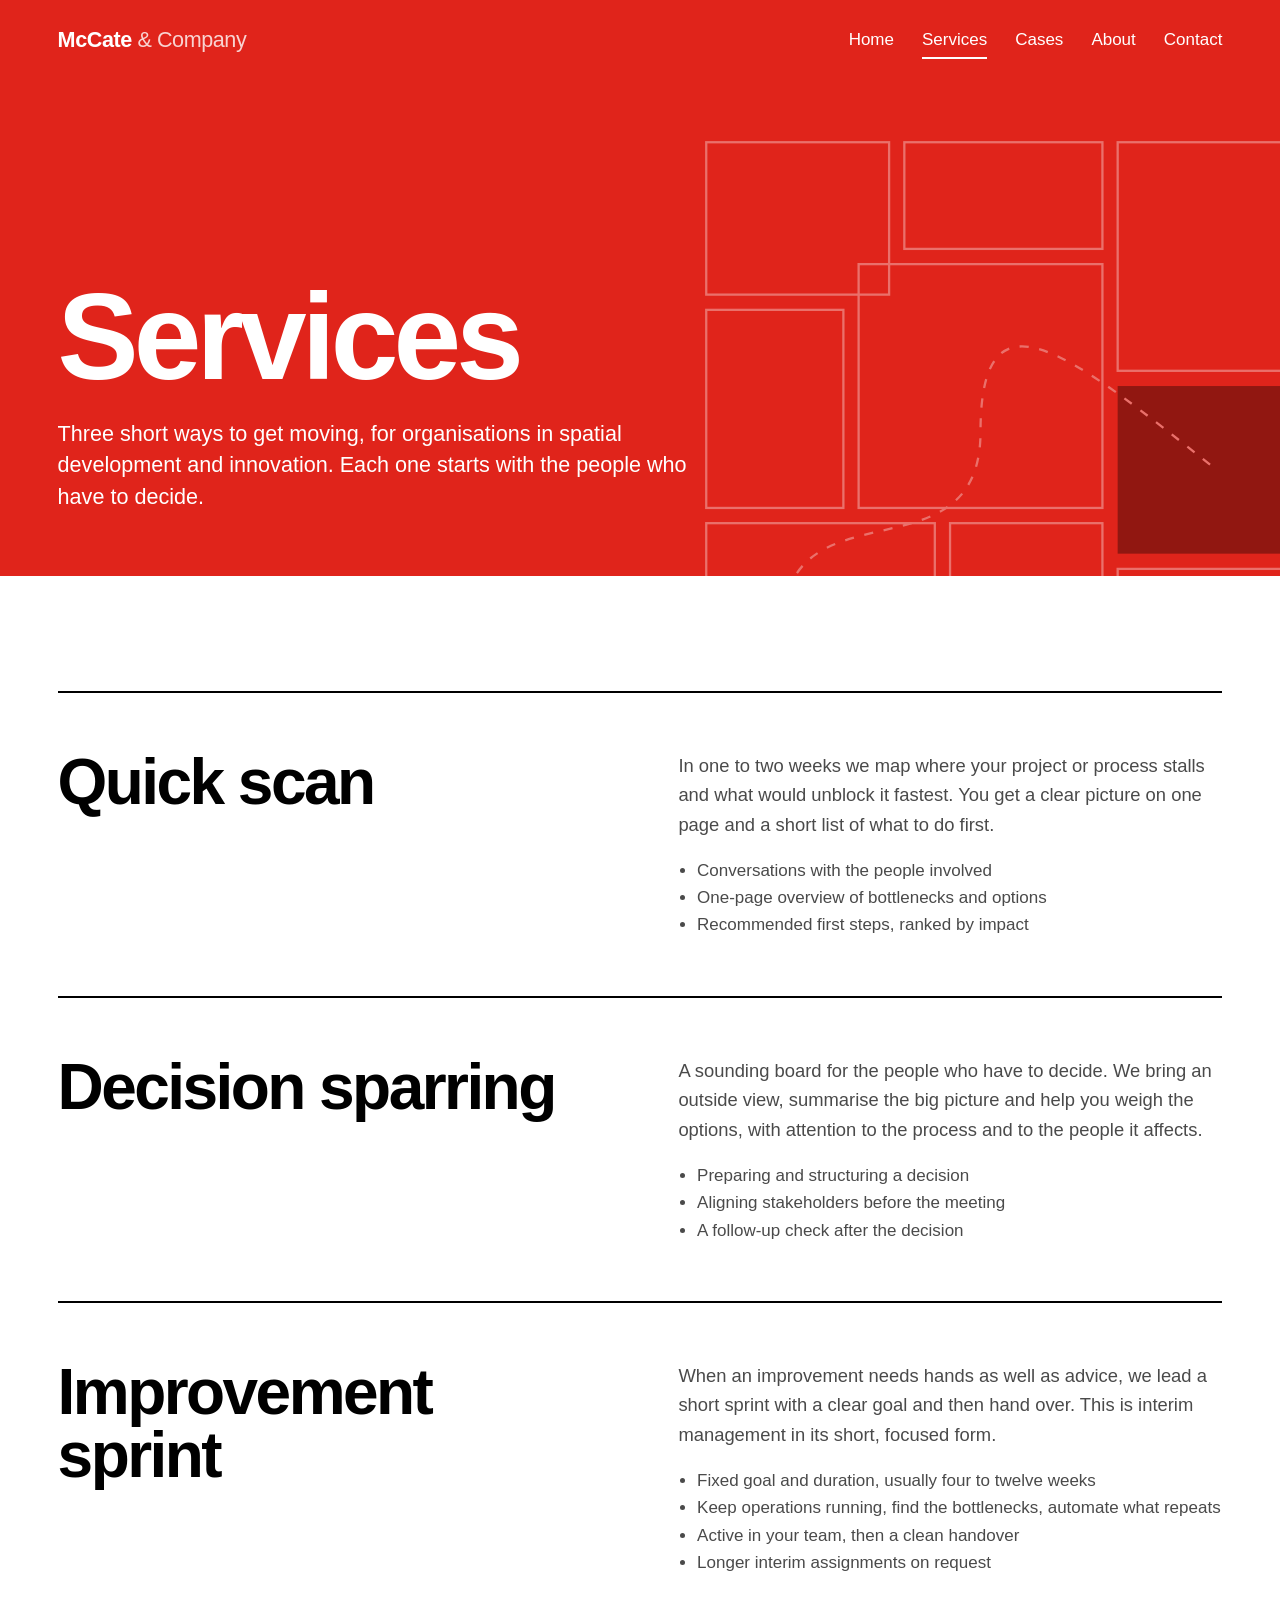
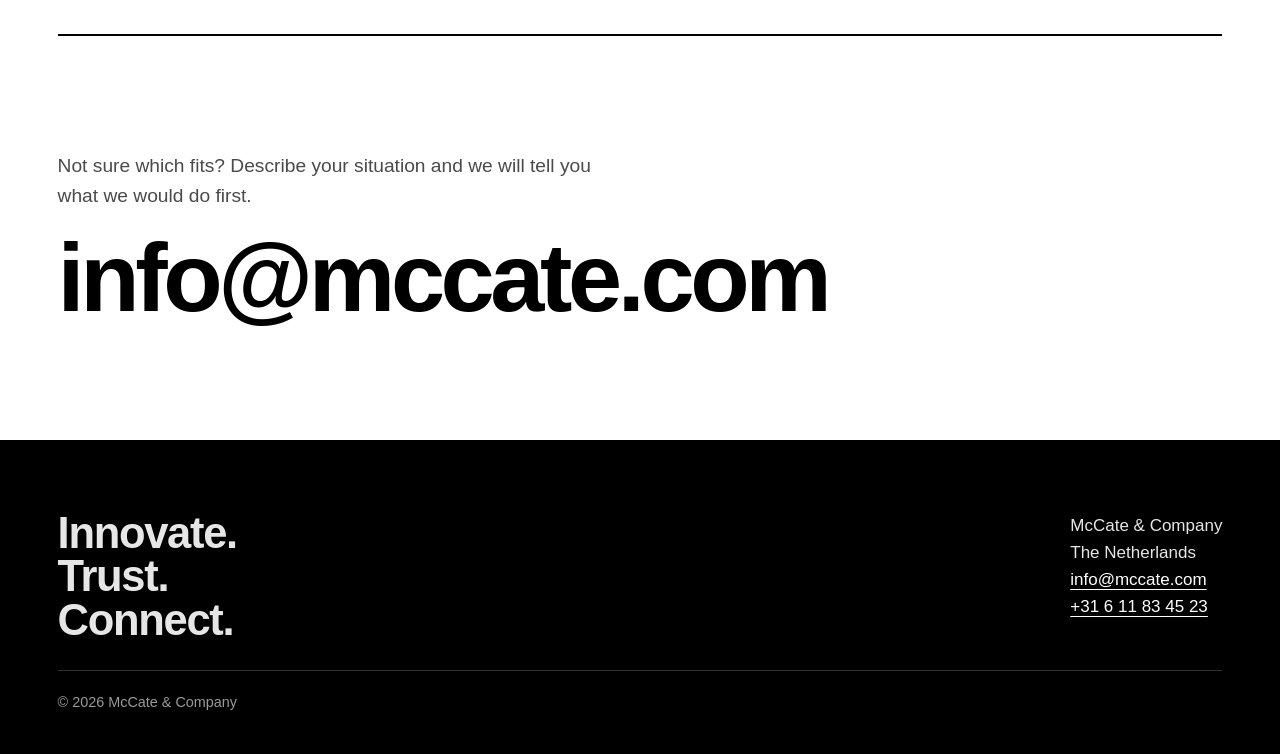
<file: dist-preview/services/index.html>
<!doctype html>
<html lang="en">
<head>
  <meta charset="utf-8">
  <meta name="viewport" content="width=device-width, initial-scale=1">
  <title>Quick Scan, Decision Sparring, Improvement Sprint | McCate</title>
  <meta name="description" content="Three short ways to get complex projects moving: quick scan, decision sparring and improvement sprint, for spatial development and innovation.">
  <link rel="canonical" href="https://www.mccate.com/services/">
  <link rel="alternate" hreflang="en" href="https://www.mccate.com/services/">
  <link rel="alternate" hreflang="x-default" href="https://www.mccate.com/services/">
  <meta property="og:type" content="website">
  <meta property="og:site_name" content="McCate &amp; Company">
  <meta property="og:title" content="Quick Scan, Decision Sparring, Improvement Sprint | McCate">
  <meta property="og:description" content="Three short ways to get complex projects moving: quick scan, decision sparring and improvement sprint, for spatial development and innovation.">
  <meta property="og:url" content="https://www.mccate.com/services/">
  <meta name="twitter:card" content="summary_large_image">
  <link rel="stylesheet" href="../style.css">
</head>
<body>
  <a class="skip" href="#main">Skip to content</a>
  <header class="hdr">
    <div class="wrap">
      <a class="brand" href="../index.html">McCate <span>&amp; Company</span></a>
      <nav class="nav" aria-label="Main">
        <a href="../index.html">Home</a>
        <a href="../services/index.html" aria-current="page">Services</a>
        <a href="../cases/index.html">Cases</a>
        <a href="../about/index.html">About</a>
        <a href="../contact/index.html">Contact</a>
        
      </nav>
    </div>
  </header>

  <main id="main">
    <div class="band">
      <svg class="bg-plan" viewBox="0 0 420 460" aria-hidden="true"><rect class="parcel" x="10" y="10" width="120" height="100"/><rect class="parcel" x="140" y="10" width="130" height="70"/><rect class="parcel" x="280" y="10" width="130" height="150"/><rect class="parcel" x="10" y="120" width="90" height="130"/><rect class="parcel" x="110" y="90" width="160" height="160"/><rect class="target" x="280" y="170" width="130" height="110"/><rect class="parcel" x="10" y="260" width="150" height="110"/><rect class="parcel" x="170" y="260" width="100" height="190"/><rect class="parcel" x="280" y="290" width="130" height="160"/><path class="road" d="M60 330 C 60 230, 190 300, 190 200 S 250 150, 345 225"/></svg>
      <div class="wrap">
        <h1><span class="line"><span style="--i:0">Services</span></span></h1>
        <p class="sub">Three short ways to get moving, for organisations in spatial development and innovation. Each one starts with the people who have to decide.</p>
      </div>
    </div>

    <section>
      <div class="wrap">
        <div class="svc" id="quick-scan">
          <h2>Quick scan</h2>
          <div>
            <p>In one to two weeks we map where your project or process stalls and what would unblock it fastest. You get a clear picture on one page and a short list of what to do first.</p>
            <ul>
              <li>Conversations with the people involved</li>
              <li>One-page overview of bottlenecks and options</li>
              <li>Recommended first steps, ranked by impact</li>
            </ul>
          </div>
        </div>
        <div class="svc" id="sparring">
          <h2>Decision sparring</h2>
          <div>
            <p>A sounding board for the people who have to decide. We bring an outside view, summarise the big picture and help you weigh the options, with attention to the process and to the people it affects.</p>
            <ul>
              <li>Preparing and structuring a decision</li>
              <li>Aligning stakeholders before the meeting</li>
              <li>A follow-up check after the decision</li>
            </ul>
          </div>
        </div>
        <div class="svc" id="sprint" style="border-bottom:2px solid var(--ink)">
          <h2>Improvement sprint</h2>
          <div>
            <p>When an improvement needs hands as well as advice, we lead a short sprint with a clear goal and then hand over. This is interim management in its short, focused form.</p>
            <ul>
              <li>Fixed goal and duration, usually four to twelve weeks</li>
              <li>Keep operations running, find the bottlenecks, automate what repeats</li>
              <li>Active in your team, then a clean handover</li>
              <li>Longer interim assignments on request</li>
            </ul>
          </div>
        </div>
      </div>
    </section>

    <section style="padding-top:0">
      <div class="wrap">
        <p class="cta-sub">Not sure which fits? Describe your situation and we will tell you what we would do first.</p>
        <a class="cta-line" href="mailto:info@mccate.com">info@mccate.com</a>
      </div>
    </section>
  </main>

  <footer class="site-footer">
    <div class="wrap">
      <p class="tagline">Innovate.<br>Trust.<br>Connect.</p>
      <p>McCate &amp; Company<br>The Netherlands<br><a href="mailto:info@mccate.com">info@mccate.com</a><br><a href="tel:+31611834523">+31 6 11 83 45 23</a></p>
      <p class="fine">&copy; 2026 McCate &amp; Company</p>
    </div>
  </footer>
</body>
</html>
</file>
<file: dist-preview/style.css>
:root {
  --paper: #ffffff;
  --wash: #f1f1f1;
  --ink: #000000;
  --ink-soft: #4a4a4a;
  --red: #e0241b;
  --red-dark: #b81a12;
  --line: #d8d8d8;
  --max: 1360px;
  --gutter: clamp(20px, 4.5vw, 64px);
  --head: "Helvetica Neue", Helvetica, Arial, sans-serif;
  --body: "Helvetica Neue", Helvetica, Arial, sans-serif;
}

*, *::before, *::after { box-sizing: border-box; }
html { scroll-behavior: smooth; }
body {
  margin: 0; background: var(--paper); color: var(--ink);
  font-family: var(--body); font-size: 1.0625rem; line-height: 1.6;
  -webkit-font-smoothing: antialiased;
}
img, svg { max-width: 100%; display: block; }
a { color: var(--red); text-underline-offset: 4px; }
:focus-visible { outline: 3px solid var(--red); outline-offset: 3px; }
.cover :focus-visible, .band :focus-visible, .hdr :focus-visible, .mission :focus-visible, .site-footer :focus-visible { outline-color: #fff; }

.wrap { max-width: var(--max); margin: 0 auto; padding: 0 var(--gutter); }

.skip { position: absolute; left: -9999px; top: 8px; background: var(--ink); color: #fff; padding: 8px 14px; z-index: 20; }
.skip:focus { left: 8px; }

h1, h2, h3 { font-family: var(--head); margin: 0; letter-spacing: -0.03em; line-height: 1; }

/* Header sits on top of the image */
.hdr { position: absolute; top: 0; left: 0; right: 0; z-index: 10; color: #fff; }
.hdr .wrap { display: flex; flex-wrap: wrap; align-items: center; justify-content: space-between; gap: 10px 32px; padding-top: 22px; padding-bottom: 22px; }
.brand { font-family: var(--head); font-weight: 800; font-size: 1.35rem; letter-spacing: -0.02em; color: #fff; text-decoration: none; }
.brand span { font-weight: 400; opacity: .8; }
.nav { display: flex; flex-wrap: wrap; gap: 4px 28px; }
.nav a { color: #fff; text-decoration: none; font-weight: 500; padding: 4px 0; border-bottom: 2px solid transparent; }
.nav a:hover { border-bottom-color: rgba(255,255,255,.55); }
.nav a[aria-current="page"] { border-bottom-color: #fff; }

/* Full-bleed cover (home) and band (subpages) */
.cover, .band {
  position: relative; display: flex; align-items: flex-end; color: #fff; overflow: hidden;
  background: var(--red);
}
.cover { min-height: 100svh; }
.band { min-height: 64svh; }
.cover > img, .band > img { position: absolute; inset: 0; width: 100%; height: 100%; object-fit: cover; }
.cover:has(> img)::after, .band:has(> img)::after {
  content: ""; position: absolute; inset: 0;
  background: linear-gradient(to top, rgba(0,0,0,.86) 0%, rgba(0,0,0,.4) 45%, rgba(0,0,0,.3) 68%, rgba(0,0,0,.6) 100%);
}
.cover .wrap, .band .wrap { position: relative; z-index: 2; width: 100%; padding-bottom: clamp(32px, 5vw, 64px); padding-top: 120px; }
.cover h1 { font-size: clamp(3.3rem, 11.5vw, 10.5rem); font-weight: 800; line-height: .9; letter-spacing: -0.045em; }
.band h1 { font-size: clamp(3rem, 9.5vw, 8.5rem); font-weight: 800; line-height: .92; letter-spacing: -0.04em; }
.line { display: block; overflow: hidden; padding-bottom: .1em; margin-bottom: -.1em; }
.line > span { display: block; transform: translateY(105%); animation: rise .95s cubic-bezier(.2,.7,.2,1) forwards; animation-delay: calc(var(--i) * .13s + .1s); }
@keyframes rise { to { transform: none; } }

.cover-foot { display: flex; flex-wrap: wrap; align-items: flex-end; justify-content: space-between; gap: 24px 48px; margin-top: clamp(28px, 4vw, 48px); }
.cover-foot p, .band .sub { margin: 0; max-width: 30em; font-size: clamp(1.1rem, 1.7vw, 1.35rem); line-height: 1.45; }
.band .sub { margin-top: 24px; }

.btn { display: inline-block; padding: 16px 30px; background: #fff; color: var(--ink); text-decoration: none; font-weight: 600; border-radius: 999px; transition: background-color .2s, color .2s; }
.btn:hover { background: var(--red); color: #fff; }
.btn.blue { background: var(--red); color: #fff; }
.btn.blue:hover { background: var(--ink); }

.bg-plan { position: absolute; right: -4%; top: 22%; width: min(60vw, 640px); height: auto; opacity: .35; z-index: 1; }
.bg-plan .parcel { fill: none; stroke: #fff; stroke-width: 1.5; }
.bg-plan .target { fill: #000; stroke: none; }
.bg-plan .road { fill: none; stroke: #fff; stroke-width: 1.5; stroke-dasharray: 6 7; }

/* Sections */
section { padding: clamp(64px, 9vw, 140px) 0; }
.statement { font-family: var(--head); font-weight: 600; font-size: clamp(1.9rem, 4.6vw, 4rem); line-height: 1.1; letter-spacing: -0.025em; max-width: 21em; margin: 0; }
.kicker { font-family: var(--head); font-weight: 700; font-size: clamp(1.4rem, 2.4vw, 2rem); margin-bottom: 28px; }

/* Ruled index of services */
.index { border-top: 2px solid var(--ink); }
.index-row {
  display: grid; grid-template-columns: 1.15fr .85fr; gap: 12px clamp(24px, 6vw, 96px);
  padding: clamp(24px, 3.5vw, 44px) 0; border-bottom: 1px solid var(--line);
  color: var(--ink); text-decoration: none;
}
.index-row h3 { font-size: clamp(2rem, 4.6vw, 4rem); font-weight: 800; letter-spacing: -0.035em; line-height: .98; transition: color .2s; }
.index-row p { margin: 0; color: var(--ink-soft); align-self: end; max-width: 30em; }
.index-row:hover h3 { color: var(--red); }
.index-row:hover { border-bottom-color: var(--red); }

/* Project tiles */
.tiles { display: grid; grid-template-columns: 1fr 1fr; gap: clamp(12px, 1.6vw, 24px); }
.tile { position: relative; aspect-ratio: 4 / 5; display: flex; align-items: flex-end; padding: clamp(20px, 2.6vw, 36px); color: #fff; text-decoration: none; overflow: hidden; background: var(--ink); }
.tile svg, .tile img { position: absolute; inset: 0; width: 100%; height: 100%; object-fit: cover; transition: transform .7s cubic-bezier(.2,.7,.2,1); }
.tile:hover svg, .tile:hover img { transform: scale(1.045); }
.tile .cap { position: relative; z-index: 2; }
.tile h3 { font-size: clamp(2.4rem, 5.6vw, 5rem); font-weight: 800; letter-spacing: -0.04em; }
.tile p { margin: 10px 0 0; max-width: 22em; opacity: .92; }

.more { margin: 32px 0 0; font-weight: 600; }

/* Mission */
.mission { background: var(--red); color: #fff; }
.mission .statement { max-width: 20em; }

/* Big contact line */
.cta-line { display: block; font-family: var(--head); font-weight: 800; letter-spacing: -0.045em; line-height: .95; font-size: clamp(2.2rem, 7.6vw, 7rem); color: var(--ink); text-decoration: none; word-break: break-word; }
.cta-line:hover { color: var(--red); }
.cta-sub { margin: 0 0 20px; color: var(--ink-soft); font-size: 1.2rem; max-width: 28em; }

/* Services page */
.svc { display: grid; grid-template-columns: 1fr 1fr; gap: 16px clamp(24px, 6vw, 96px); padding: clamp(32px, 4.5vw, 64px) 0; border-top: 2px solid var(--ink); }
.svc h2 { font-size: clamp(2.2rem, 5vw, 4.4rem); font-weight: 800; letter-spacing: -0.04em; line-height: .98; }
.svc p { margin: 0; color: var(--ink-soft); max-width: 34em; font-size: 1.15rem; }
.svc ul { margin: 18px 0 0; padding-left: 1.1em; color: var(--ink-soft); }
.todo { background: #fff3b8; padding: 2px 6px; border-radius: 2px; color: #5b4a00; }

/* Cases page */
.case-big { display: grid; grid-template-columns: 1.15fr .85fr; gap: clamp(20px, 4vw, 64px); padding: clamp(32px, 4vw, 56px) 0; border-top: 2px solid var(--ink); align-items: end; }
.case-big .art { position: relative; aspect-ratio: 5 / 4; overflow: hidden; background: var(--ink); }
.case-big .art svg { position: absolute; inset: 0; width: 100%; height: 100%; }
.case-big h2 { font-size: clamp(2.6rem, 6vw, 5.4rem); font-weight: 800; letter-spacing: -0.045em; margin-bottom: 16px; }
.case-big p { margin: 0; color: var(--ink-soft); font-size: 1.15rem; }
.case-big dl { margin: 22px 0 0; display: grid; grid-template-columns: max-content 1fr; gap: 8px 22px; color: var(--ink-soft); }
.case-big dt { color: var(--ink); font-weight: 600; }
.case-big dd { margin: 0; }

/* About */
.profile { display: grid; grid-template-columns: .8fr 1.2fr; gap: clamp(28px, 6vw, 96px); align-items: start; }
.portrait { aspect-ratio: 4 / 4.6; background: var(--wash); overflow: hidden; }
.portrait img { width: 100%; height: 100%; object-fit: cover; }
.profile h2 { font-size: clamp(2.4rem, 5vw, 4.2rem); font-weight: 800; letter-spacing: -0.04em; }
.profile .role { margin: 8px 0 28px; color: var(--ink-soft); }
.profile p { max-width: 36em; }

/* Contact */
.contact-list { list-style: none; margin: 56px 0 0; padding: 0; border-top: 2px solid var(--ink); max-width: 760px; }
.contact-list li { display: grid; grid-template-columns: 9rem 1fr; padding: 18px 0; border-bottom: 1px solid var(--line); }
.contact-list span { color: var(--ink-soft); }

/* Footer */
.site-footer { background: var(--ink); color: #e6e6e6; padding: 72px 0 40px; }
.site-footer a { color: #fff; }
.site-footer .wrap { display: flex; flex-wrap: wrap; justify-content: space-between; gap: 28px 56px; }
.site-footer p { margin: 0; }
.tagline { font-family: var(--head); font-weight: 800; font-size: clamp(1.8rem, 3.4vw, 3rem); letter-spacing: -0.03em; line-height: 1; }
.fine { width: 100%; font-size: .9rem; color: #9a9a9a; border-top: 1px solid #333333; padding-top: 20px; }

@media (max-width: 860px) {
  .index-row, .svc, .case-big, .profile { grid-template-columns: 1fr; }
  .tiles { grid-template-columns: 1fr; }
  .tile { aspect-ratio: 4 / 4.4; }
  .contact-list li { grid-template-columns: 1fr; gap: 2px; }
  .cover { min-height: 92svh; }
}

@media (prefers-reduced-motion: reduce) {
  html { scroll-behavior: auto; }
  .line > span { transform: none; animation: none; }
  .tile svg, .tile img { transition: none; }
}

/* Language switcher */
.lang { display: inline-flex; gap: 10px; margin-left: 8px; font-size: .9rem; }
.lang a { text-decoration: none; opacity: .75; }
.lang a:hover { opacity: 1; }
.lang [aria-current="true"] { font-weight: 700; }


/* Three project tiles in one row */
.tiles-3 { grid-template-columns: repeat(3, 1fr); }
.tiles-3 .tile h3 { font-size: clamp(1.6rem, 3vw, 2.8rem); }
@media (max-width: 860px) { .tiles-3 { grid-template-columns: 1fr; } .tiles-3 .tile h3 { font-size: clamp(2.2rem, 9vw, 3rem); } }

/* Case photo gallery */
.case-big .gallery { grid-column: 1 / -1; display: grid; grid-template-columns: repeat(auto-fit, minmax(240px, 1fr)); gap: clamp(8px, 1.2vw, 16px); }
.case-big .gallery img { width: 100%; aspect-ratio: 16 / 9; object-fit: cover; display: block; }

/* Photos in tiles and case rows */
.case-big .art img { position: absolute; inset: 0; width: 100%; height: 100%; object-fit: cover; }
.tile:has(> img)::after { content: ""; position: absolute; inset: 0; z-index: 1; background: linear-gradient(to top, rgba(0,0,0,.78), rgba(0,0,0,0) 62%); }

.case-big .gallery.contain img { object-fit: contain; background: #fff; border: 1px solid #e6e6e6; }
.case-big .logos { display: flex; flex-wrap: wrap; align-items: center; gap: 14px 28px; margin-top: 26px; }
.case-big .logos img { height: 38px; width: auto; max-width: 150px; object-fit: contain; }

.tile:has(> img[src$=".svg"])::after { display: none; }
</file>
